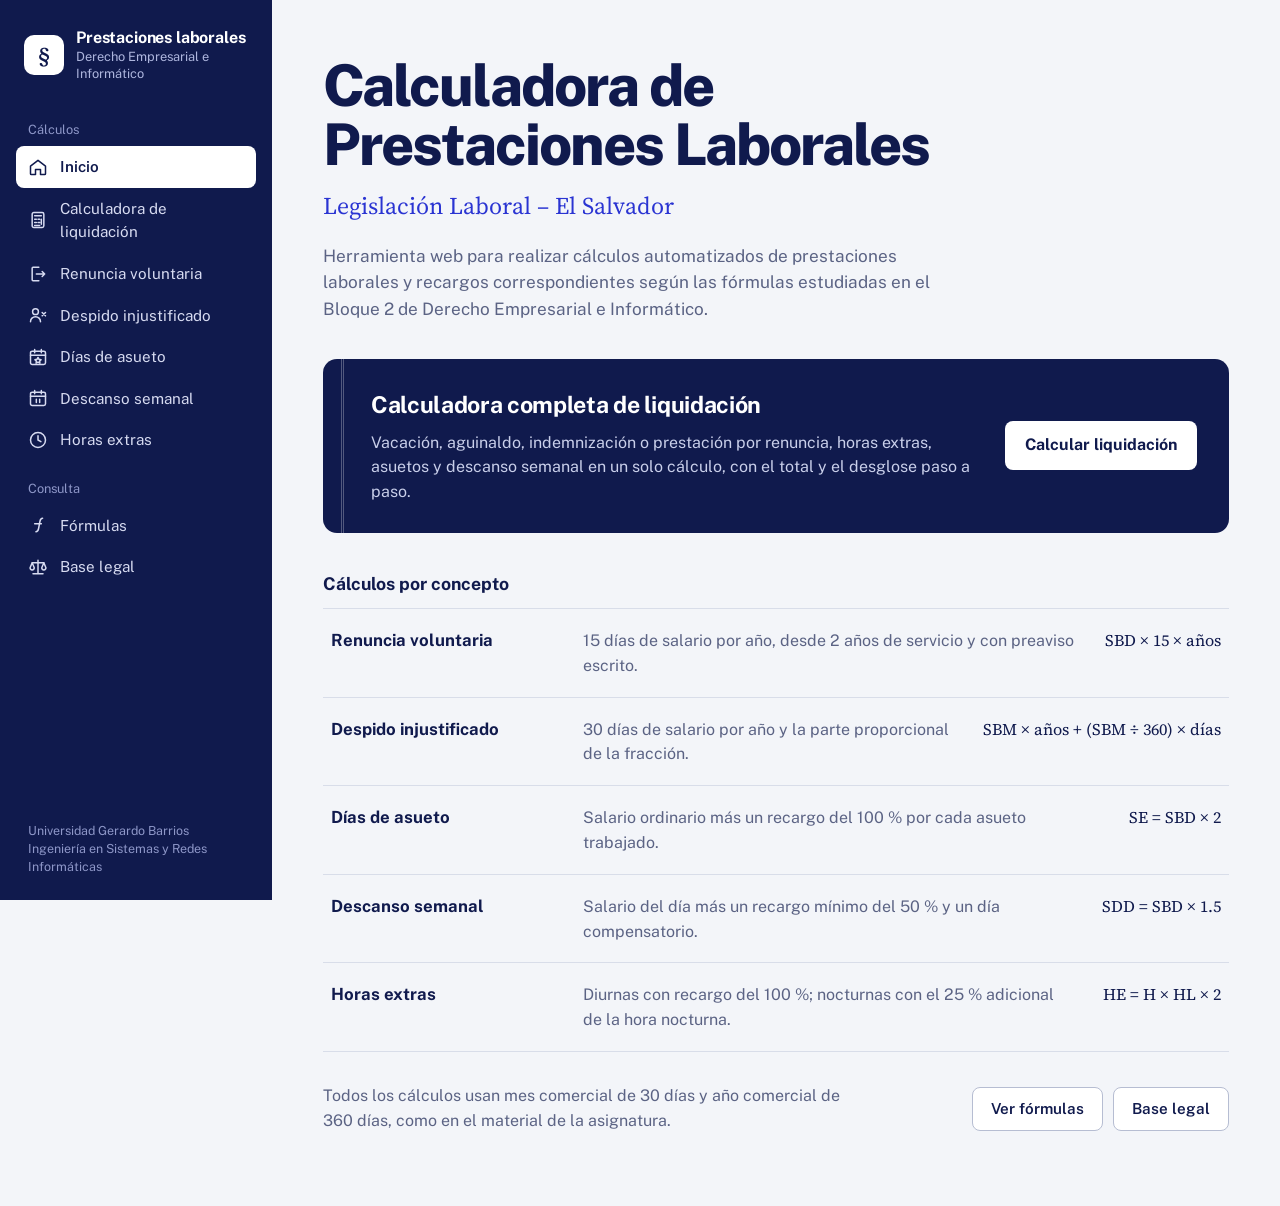
<file: index.html>
<!DOCTYPE html>
<html lang="es">
<head>
  <meta charset="UTF-8">
  <meta name="viewport" content="width=device-width, initial-scale=1, viewport-fit=cover">
  <meta name="description" content="Calculadora de prestaciones laborales y recargos según la legislación laboral de El Salvador: renuncia voluntaria, despido injustificado, vacación, aguinaldo, horas extras, asuetos y descanso semanal.">
  <meta name="theme-color" content="#101A4D">
  <title>Calculadora de Prestaciones Laborales | El Salvador</title>
  <link rel="icon" href="data:image/svg+xml,%3Csvg xmlns='http://www.w3.org/2000/svg' viewBox='0 0 64 64'%3E%3Crect width='64' height='64' rx='14' fill='%23101A4D'/%3E%3Ctext x='32' y='45' font-family='Georgia,serif' font-size='38' fill='%23fff' text-anchor='middle'%3E%C2%A7%3C/text%3E%3C/svg%3E">
  <link rel="preconnect" href="https://fonts.googleapis.com">
  <link rel="preconnect" href="https://fonts.gstatic.com" crossorigin>
  <link href="https://fonts.googleapis.com/css2?family=Public+Sans:wght@400;500;600;700;800&family=Source+Serif+4:opsz,wght@8..60,400;8..60,600&display=swap" rel="stylesheet">
  <link rel="stylesheet" href="estilos.css">
</head>
<body>
  <a class="saltar" href="#contenido" data-saltar>Saltar al contenido</a>

  <header class="barra-movil no-imprimir">
    <a class="marca marca--movil" href="#inicio">
      <span class="marca__sello" aria-hidden="true">§</span>
      <span class="marca__nombre">Prestaciones laborales</span>
    </a>
    <button class="boton-menu" type="button" aria-controls="menu" aria-expanded="false" data-menu>
      <svg class="ico" viewBox="0 0 24 24" aria-hidden="true"><path d="M4 7h16M4 12h16M4 17h16"/></svg>
      <span>Menú</span>
    </button>
  </header>

  <div class="velo no-imprimir" data-cerrar-menu></div>

  <div class="app">
    <nav class="lateral no-imprimir" id="menu" aria-label="Secciones de la aplicación">
      <a class="marca" href="#inicio">
        <span class="marca__sello" aria-hidden="true">§</span>
        <span>
          <span class="marca__nombre">Prestaciones laborales</span>
          <span class="marca__materia">Derecho Empresarial e Informático</span>
        </span>
      </a>

      <p class="lateral__grupo" id="grupo-calculos">Cálculos</p>
      <ul class="menu" aria-labelledby="grupo-calculos">
        <li><a href="#inicio"><svg class="ico" viewBox="0 0 24 24" aria-hidden="true"><path d="M3 11l9-7 9 7v9a1 1 0 0 1-1 1h-5v-6H9v6H4a1 1 0 0 1-1-1z"/></svg>Inicio</a></li>
        <li><a href="#liquidacion"><svg class="ico" viewBox="0 0 24 24" aria-hidden="true"><rect x="5" y="3" width="14" height="18" rx="2"/><path d="M8 7h8M8 11h2M12 11h2M16 11v6M8 15h2M12 15h2M8 18.5h6"/></svg>Calculadora de liquidación</a></li>
        <li><a href="#renuncia"><svg class="ico" viewBox="0 0 24 24" aria-hidden="true"><path d="M13 4H6a1 1 0 0 0-1 1v14a1 1 0 0 0 1 1h7"/><path d="M10 12h10M17 9l3 3-3 3"/></svg>Renuncia voluntaria</a></li>
        <li><a href="#despido"><svg class="ico" viewBox="0 0 24 24" aria-hidden="true"><circle cx="9" cy="8" r="3.5"/><path d="M3 20a6 6 0 0 1 12 0"/><path d="M17 9l4 4M21 9l-4 4"/></svg>Despido injustificado</a></li>
        <li><a href="#asueto"><svg class="ico" viewBox="0 0 24 24" aria-hidden="true"><rect x="3" y="5" width="18" height="16" rx="2"/><path d="M3 10h18M8 3v4M16 3v4"/><path d="M12 12.5l1.2 2.3 2.5.4-1.8 1.7.4 2.5-2.3-1.2-2.3 1.2.4-2.5-1.8-1.7 2.5-.4z"/></svg>Días de asueto</a></li>
        <li><a href="#descanso"><svg class="ico" viewBox="0 0 24 24" aria-hidden="true"><rect x="3" y="5" width="18" height="16" rx="2"/><path d="M3 10h18M8 3v4M16 3v4M10 13.5v4M14 13.5v4"/></svg>Descanso semanal</a></li>
        <li><a href="#horas-extras"><svg class="ico" viewBox="0 0 24 24" aria-hidden="true"><circle cx="12" cy="12" r="9"/><path d="M12 7v5l3.5 2"/></svg>Horas extras</a></li>
      </ul>

      <p class="lateral__grupo" id="grupo-consulta">Consulta</p>
      <ul class="menu" aria-labelledby="grupo-consulta">
        <li><a href="#formulas"><svg class="ico" viewBox="0 0 24 24" aria-hidden="true"><path d="M9.5 20c1.8 0 2.7-1 3.2-3.8l1.6-8.4c.5-2.8 1.4-3.8 3.2-3.8M8 10.5h8"/></svg>Fórmulas</a></li>
        <li><a href="#base-legal"><svg class="ico" viewBox="0 0 24 24" aria-hidden="true"><path d="M12 4v16M6 20h12M5 7h14"/><path d="M5 7l-2.5 6a2.5 2.5 0 0 0 5 0zM19 7l-2.5 6a2.5 2.5 0 0 0 5 0z"/></svg>Base legal</a></li>
      </ul>

      <p class="lateral__pie">Universidad Gerardo Barrios<br>Ingeniería en Sistemas y Redes Informáticas</p>
    </nav>

    <main id="contenido" class="principal" tabindex="-1">
      <div class="solo-impresion encabezado-impresion">
        <p class="encabezado-impresion__titulo">Calculadora de Prestaciones Laborales</p>
        <p>Legislación Laboral – El Salvador. Universidad Gerardo Barrios, Derecho Empresarial e Informático.</p>
      </div>

      <section class="vista vista--inicio" id="vista-inicio" data-vista="inicio" aria-labelledby="titulo-inicio">
        <header class="portada">
          <h1 id="titulo-inicio" tabindex="-1">Calculadora de Prestaciones Laborales</h1>
          <p class="portada__subtitulo">Legislación Laboral – El Salvador</p>
          <p class="portada__texto">Herramienta web para realizar cálculos automatizados de prestaciones laborales y recargos correspondientes según las fórmulas estudiadas en el Bloque 2 de Derecho Empresarial e Informático.</p>
        </header>

        <a class="acceso-principal" href="#liquidacion">
          <span class="acceso-principal__cuerpo">
            <span class="acceso-principal__titulo">Calculadora completa de liquidación</span>
            <span class="acceso-principal__texto">Vacación, aguinaldo, indemnización o prestación por renuncia, horas extras, asuetos y descanso semanal en un solo cálculo, con el total y el desglose paso a paso.</span>
          </span>
          <span class="acceso-principal__accion">Calcular liquidación</span>
        </a>

        <h2 class="inicio__subtitulo">Cálculos por concepto</h2>
        <ul class="accesos">
          <li>
            <a class="acceso" href="#renuncia">
              <span class="acceso__titulo">Renuncia voluntaria</span>
              <span class="acceso__texto">15 días de salario por año, desde 2 años de servicio y con preaviso escrito.</span>
              <span class="acceso__formula">SBD × 15 × años</span>
            </a>
          </li>
          <li>
            <a class="acceso" href="#despido">
              <span class="acceso__titulo">Despido injustificado</span>
              <span class="acceso__texto">30 días de salario por año y la parte proporcional de la fracción.</span>
              <span class="acceso__formula">SBM × años + (SBM ÷ 360) × días</span>
            </a>
          </li>
          <li>
            <a class="acceso" href="#asueto">
              <span class="acceso__titulo">Días de asueto</span>
              <span class="acceso__texto">Salario ordinario más un recargo del 100 % por cada asueto trabajado.</span>
              <span class="acceso__formula">SE = SBD × 2</span>
            </a>
          </li>
          <li>
            <a class="acceso" href="#descanso">
              <span class="acceso__titulo">Descanso semanal</span>
              <span class="acceso__texto">Salario del día más un recargo mínimo del 50 % y un día compensatorio.</span>
              <span class="acceso__formula">SDD = SBD × 1.5</span>
            </a>
          </li>
          <li>
            <a class="acceso" href="#horas-extras">
              <span class="acceso__titulo">Horas extras</span>
              <span class="acceso__texto">Diurnas con recargo del 100 %; nocturnas con el 25 % adicional de la hora nocturna.</span>
              <span class="acceso__formula">HE = H × HL × 2</span>
            </a>
          </li>
        </ul>

        <div class="inicio__consulta">
          <p>Todos los cálculos usan mes comercial de 30 días y año comercial de 360 días, como en el material de la asignatura.</p>
          <div class="inicio__enlaces">
            <a class="boton boton--secundario" href="#formulas">Ver fórmulas</a>
            <a class="boton boton--secundario" href="#base-legal">Base legal</a>
          </div>
        </div>
      </section>

      <section class="vista" id="vista-liquidacion" data-vista="liquidacion" aria-labelledby="titulo-liquidacion" hidden>
        <header class="cabecera">
          <a class="volver no-imprimir" href="#inicio">Volver al inicio</a>
          <h1 id="titulo-liquidacion" tabindex="-1">Calculadora de liquidación</h1>
          <p class="cabecera__texto">Complete los tres bloques. Los conceptos que no correspondan se marcan como «No aplica» y suman $0.00.</p>
        </header>

        <div class="modulo modulo--ancho">
          <form class="formulario" id="form-liquidacion" novalidate>
            <div class="formulario__atajo">
              <button type="button" class="boton boton--texto" data-ejemplo>Cargar el caso del material (Roberto Herrera)</button>
            </div>

            <fieldset class="bloque">
              <legend><span class="bloque__numero">1</span>Datos financieros y antigüedad</legend>

              <div class="campo">
                <label for="liq-salario">Salario mensual</label>
                <div class="entrada entrada--dinero"><span aria-hidden="true">$</span><input id="liq-salario" name="salario" type="text" inputmode="decimal" autocomplete="off" required data-tipo="dinero" data-min="0.01" data-max="1000000" data-msg="Ingrese un salario válido." placeholder="600.00"></div>
                <p class="error" id="liq-salario-error" hidden></p>
              </div>

              <div class="campo">
                <span class="campo__etiqueta" id="liq-modo-etiqueta">¿Cómo quiere indicar la antigüedad?</span>
                <div class="segmentado" role="radiogroup" aria-labelledby="liq-modo-etiqueta">
                  <input type="radio" id="liq-modo-fechas" name="modo" value="fechas" checked>
                  <label for="liq-modo-fechas">Con fechas</label>
                  <input type="radio" id="liq-modo-manual" name="modo" value="manual">
                  <label for="liq-modo-manual">Con años y meses</label>
                </div>
              </div>

              <div class="subgrupo" data-mostrar-si="modo=fechas">
                <div class="fila-campos">
                  <div class="campo">
                    <label for="liq-inicio">Fecha de inicio</label>
                    <input class="entrada-simple" id="liq-inicio" name="fechaInicio" type="date" required data-tipo="fecha" data-msg-vacio="Ingrese la fecha de inicio de la relación laboral.">
                    <p class="error" id="liq-inicio-error" hidden></p>
                  </div>
                  <div class="campo">
                    <label for="liq-fin">Último día laborado</label>
                    <input class="entrada-simple" id="liq-fin" name="fechaFin" type="date" required data-tipo="fecha" data-msg-vacio="Ingrese el último día laborado.">
                    <p class="error" id="liq-fin-error" hidden></p>
                  </div>
                </div>
                <p class="calculado" id="liq-antiguedad" aria-live="polite" hidden></p>
                <div class="campo">
                  <label for="liq-vacaciones">Inicio de sus últimas vacaciones</label>
                  <input class="entrada-simple" id="liq-vacaciones" name="ultimaVacacion" type="date" data-tipo="fecha">
                  <p class="ayuda" id="liq-vacaciones-ayuda">Sirve para saber si las vacaciones del último año completo ya se gozaron o se deben pagar completas.</p>
                  <label class="casilla"><input type="checkbox" name="sinVacaciones" id="liq-sin-vacaciones"> No ha gozado vacaciones con este patrono</label>
                  <p class="error" id="liq-vacaciones-error" hidden></p>
                </div>
              </div>

              <div class="subgrupo" data-mostrar-si="modo=manual" hidden>
                <div class="fila-campos fila-campos--tres">
                  <div class="campo">
                    <label for="liq-anios">Años laborados</label>
                    <input class="entrada-simple" id="liq-anios" name="anios" type="text" inputmode="numeric" autocomplete="off" required data-tipo="entero" data-min="0" data-max="60" data-msg="Ingrese los años laborados (número entero de 0 a 60)." placeholder="0">
                    <p class="error" id="liq-anios-error" hidden></p>
                  </div>
                  <div class="campo">
                    <label for="liq-meses">Meses laborados</label>
                    <input class="entrada-simple" id="liq-meses" name="meses" type="text" inputmode="numeric" autocomplete="off" required data-tipo="entero" data-min="0" data-max="11" data-msg="Los meses deben estar entre 0 y 11." placeholder="0">
                    <p class="error" id="liq-meses-error" hidden></p>
                  </div>
                  <div class="campo">
                    <label for="liq-dias">Días laborados</label>
                    <input class="entrada-simple" id="liq-dias" name="dias" type="text" inputmode="numeric" autocomplete="off" data-tipo="entero" data-min="0" data-max="29" data-msg="Los días deben estar entre 0 y 29." placeholder="0">
                    <p class="error" id="liq-dias-error" hidden></p>
                  </div>
                </div>
                <div class="campo">
                  <label for="liq-vac-pendiente">¿Tiene pendientes de gozar las vacaciones del último año completo?</label>
                  <select class="entrada-simple" id="liq-vac-pendiente" name="vacacionPendiente">
                    <option value="no">No, ya las gozó</option>
                    <option value="si">Sí, están pendientes</option>
                  </select>
                </div>
                <div class="campo">
                  <label for="liq-dias-aguinaldo">Días laborados desde el 12 de diciembre anterior</label>
                  <input class="entrada-simple" id="liq-dias-aguinaldo" name="diasAguinaldo" type="text" inputmode="numeric" autocomplete="off" required data-tipo="entero" data-min="0" data-max="360" data-msg="Ingrese los días para el aguinaldo (número entero de 0 a 360)." placeholder="0" aria-describedby="liq-dias-aguinaldo-ayuda">
                  <p class="ayuda" id="liq-dias-aguinaldo-ayuda">Meses completos × 30 más los días sueltos. Si ingresó después del 12 de diciembre, cuente desde su fecha de ingreso.</p>
                  <p class="error" id="liq-dias-aguinaldo-error" hidden></p>
                </div>
                <label class="casilla"><input type="checkbox" name="aguinaldoCompleto" id="liq-ag-completo"> La relación termina entre el 1 de octubre y el 11 de diciembre (desde 2026): pagar aguinaldo completo</label>
              </div>

              <div class="campo">
                <label for="liq-minimo">Salario mínimo del sector</label>
                <div class="entrada entrada--dinero"><span aria-hidden="true">$</span><input id="liq-minimo" name="salarioMinimo" type="text" inputmode="decimal" autocomplete="off" required data-tipo="dinero" data-min="1" data-max="100000" data-msg="Ingrese un salario mínimo válido." value="408.80"></div>
                <p class="ayuda">Comercio, industria y servicios, vigente desde el 1 de junio de 2025. Se usa para los topes de renuncia (2 veces) y despido (4 veces).</p>
                <p class="error" id="liq-minimo-error" hidden></p>
              </div>
            </fieldset>

            <fieldset class="bloque">
              <legend><span class="bloque__numero">2</span>Causa de finalización de la relación laboral</legend>
              <div class="opciones-causa" role="radiogroup" aria-labelledby="liq-causa-etiqueta">
                <span class="campo__etiqueta" id="liq-causa-etiqueta">Tipo de cierre</span>
                <input type="radio" id="liq-causa-despido" name="causa" value="despido">
                <label for="liq-causa-despido"><strong>Despido injustificado</strong><span>Indemnización de 30 días de salario por año de servicio.</span></label>
                <input type="radio" id="liq-causa-renuncia" name="causa" value="renuncia">
                <label for="liq-causa-renuncia"><strong>Renuncia voluntaria</strong><span>Prestación de 15 días de salario por año, desde 2 años.</span></label>
              </div>
              <p class="error" id="form-liquidacion-causa-error" hidden></p>

              <div class="campo" data-mostrar-si="causa=renuncia" hidden>
                <span class="campo__etiqueta" id="liq-preaviso-etiqueta">¿Informó la renuncia al patrono por escrito, con el preaviso requerido?</span>
                <div class="segmentado" role="radiogroup" aria-labelledby="liq-preaviso-etiqueta">
                  <input type="radio" id="liq-preaviso-si" name="preaviso" value="si">
                  <label for="liq-preaviso-si">Sí</label>
                  <input type="radio" id="liq-preaviso-no" name="preaviso" value="no">
                  <label for="liq-preaviso-no">No</label>
                </div>
                <p class="ayuda">15 días de anticipación; 30 días en cargos de dirección, jefatura o trabajo especializado.</p>
                <p class="error" id="form-liquidacion-preaviso-error" hidden></p>
              </div>
            </fieldset>

            <fieldset class="bloque">
              <legend><span class="bloque__numero">3</span>Jornadas extraordinarias y días especiales</legend>
              <p class="bloque__texto">Acumulados en el período a calcular y todavía no pagados.</p>

              <div class="concepto">
                <div class="concepto__cabecera">
                  <span class="campo__etiqueta" id="liq-hed-etiqueta">Horas extras diurnas</span>
                  <div class="segmentado segmentado--compacto" role="radiogroup" aria-labelledby="liq-hed-etiqueta">
                    <input type="radio" id="liq-hed-si" name="aplicaHed" value="si"><label for="liq-hed-si">Aplica</label>
                    <input type="radio" id="liq-hed-no" name="aplicaHed" value="no" checked><label for="liq-hed-no">No aplica</label>
                  </div>
                </div>
                <div class="campo" data-mostrar-si="aplicaHed=si" hidden>
                  <label for="liq-hed" class="visualmente-oculto">Total de horas extras diurnas</label>
                  <div class="entrada entrada--sufijo"><input id="liq-hed" name="horasDiurnas" type="text" inputmode="decimal" autocomplete="off" required data-tipo="decimal" data-min="0.01" data-max="2000" data-msg="Ingrese las horas extras diurnas (mayor que 0, hasta 2 decimales)." placeholder="0"><span aria-hidden="true">horas</span></div>
                  <p class="error" id="liq-hed-error" hidden></p>
                </div>
              </div>

              <div class="concepto">
                <div class="concepto__cabecera">
                  <span class="campo__etiqueta" id="liq-hen-etiqueta">Horas extras nocturnas <small>(7:00 p. m. a 6:00 a. m.)</small></span>
                  <div class="segmentado segmentado--compacto" role="radiogroup" aria-labelledby="liq-hen-etiqueta">
                    <input type="radio" id="liq-hen-si" name="aplicaHen" value="si"><label for="liq-hen-si">Aplica</label>
                    <input type="radio" id="liq-hen-no" name="aplicaHen" value="no" checked><label for="liq-hen-no">No aplica</label>
                  </div>
                </div>
                <div class="campo" data-mostrar-si="aplicaHen=si" hidden>
                  <label for="liq-hen" class="visualmente-oculto">Total de horas extras nocturnas</label>
                  <div class="entrada entrada--sufijo"><input id="liq-hen" name="horasNocturnas" type="text" inputmode="decimal" autocomplete="off" required data-tipo="decimal" data-min="0.01" data-max="2000" data-msg="Ingrese las horas extras nocturnas (mayor que 0, hasta 2 decimales)." placeholder="0"><span aria-hidden="true">horas</span></div>
                  <p class="error" id="liq-hen-error" hidden></p>
                </div>
              </div>

              <div class="concepto concepto--auxiliar">
                <div class="campo">
                  <label for="liq-jornada">Horas de la jornada ordinaria</label>
                  <div class="entrada entrada--sufijo entrada--corta"><input id="liq-jornada" name="horasJornada" type="text" inputmode="decimal" autocomplete="off" required data-tipo="decimal" data-min="1" data-max="12" data-msg="La jornada debe estar entre 1 y 12 horas." value="8"><span aria-hidden="true">horas</span></div>
                  <p class="ayuda">Para obtener el valor de la hora ordinaria: salario diario ÷ horas de la jornada.</p>
                  <p class="error" id="liq-jornada-error" hidden></p>
                </div>
                <button type="button" class="boton boton--secundario" data-abrir-horas data-objetivo-diurnas="liq-hed" data-objetivo-nocturnas="liq-hen" data-aplica-diurnas="aplicaHed" data-aplica-nocturnas="aplicaHen">Registrar horas por fecha y hora</button>
              </div>

              <div class="concepto">
                <div class="concepto__cabecera">
                  <span class="campo__etiqueta" id="liq-asu-etiqueta">Días de asueto laborados</span>
                  <div class="segmentado segmentado--compacto" role="radiogroup" aria-labelledby="liq-asu-etiqueta">
                    <input type="radio" id="liq-asu-si" name="aplicaAsueto" value="si"><label for="liq-asu-si">Aplica</label>
                    <input type="radio" id="liq-asu-no" name="aplicaAsueto" value="no" checked><label for="liq-asu-no">No aplica</label>
                  </div>
                </div>
                <div class="campo" data-mostrar-si="aplicaAsueto=si" hidden>
                  <label for="liq-asueto" class="visualmente-oculto">Cantidad de días de asueto laborados</label>
                  <div class="con-accion">
                    <div class="entrada entrada--sufijo"><input id="liq-asueto" name="diasAsueto" type="text" inputmode="numeric" autocomplete="off" required data-tipo="entero" data-min="1" data-max="365" data-msg="Ingrese los días de asueto laborados (número entero, 1 o más)." placeholder="0"><span aria-hidden="true">días</span></div>
                    <button type="button" class="boton boton--secundario" data-abrir-asuetos="liq-asueto">Elegir de la lista</button>
                  </div>
                  <p class="error" id="liq-asueto-error" hidden></p>
                </div>
              </div>

              <div class="concepto">
                <div class="concepto__cabecera">
                  <span class="campo__etiqueta" id="liq-des-etiqueta">Días de descanso semanal laborados</span>
                  <div class="segmentado segmentado--compacto" role="radiogroup" aria-labelledby="liq-des-etiqueta">
                    <input type="radio" id="liq-des-si" name="aplicaDescanso" value="si"><label for="liq-des-si">Aplica</label>
                    <input type="radio" id="liq-des-no" name="aplicaDescanso" value="no" checked><label for="liq-des-no">No aplica</label>
                  </div>
                </div>
                <div class="campo" data-mostrar-si="aplicaDescanso=si" hidden>
                  <label for="liq-descanso" class="visualmente-oculto">Cantidad de días de descanso semanal laborados</label>
                  <div class="entrada entrada--sufijo"><input id="liq-descanso" name="diasDescanso" type="text" inputmode="numeric" autocomplete="off" required data-tipo="entero" data-min="1" data-max="365" data-msg="Ingrese los días de descanso laborados (número entero, 1 o más)." placeholder="0"><span aria-hidden="true">días</span></div>
                  <p class="error" id="liq-descanso-error" hidden></p>
                </div>
              </div>
            </fieldset>

            <details class="opciones">
              <summary>Opciones de cálculo</summary>
              <div class="opciones__cuerpo">
                <div class="campo">
                  <span class="campo__etiqueta" id="liq-precision-etiqueta">Precisión de vacación y aguinaldo proporcional</span>
                  <div class="segmentado" role="radiogroup" aria-labelledby="liq-precision-etiqueta">
                    <input type="radio" id="liq-precision-exacta" name="modoRedondeo" value="exacto" checked><label for="liq-precision-exacta">Exacta</label>
                    <input type="radio" id="liq-precision-material" name="modoRedondeo" value="material"><label for="liq-precision-material">Como el material</label>
                  </div>
                  <p class="ayuda">«Como el material» trunca los factores diarios a 3 decimales, igual que el caso Roberto Herrera ($4,647.31).</p>
                </div>
                <label class="casilla"><input type="checkbox" name="aplicarReforma" checked> Aplicar la reforma de septiembre de 2026: aguinaldo completo si la relación termina entre el 1 de octubre y el 11 de diciembre</label>
                <label class="casilla"><input type="checkbox" name="descuentos" id="liq-descuentos" checked> Restar AFP e ISSS (indicación de clase)</label>
                <div class="subgrupo" data-mostrar-si="descuentos=on">
                  <div class="fila-campos">
                    <div class="campo">
                      <label for="liq-afp">AFP</label>
                      <div class="entrada entrada--sufijo entrada--corta"><input id="liq-afp" name="tasaAFP" type="text" inputmode="decimal" autocomplete="off" required data-tipo="decimal" data-min="0" data-max="100" data-msg="Ingrese un porcentaje de AFP entre 0 y 100." value="7.25"><span aria-hidden="true">%</span></div>
                      <p class="error" id="liq-afp-error" hidden></p>
                    </div>
                    <div class="campo">
                      <label for="liq-isss">ISSS</label>
                      <div class="entrada entrada--sufijo entrada--corta"><input id="liq-isss" name="tasaISSS" type="text" inputmode="decimal" autocomplete="off" required data-tipo="decimal" data-min="0" data-max="100" data-msg="Ingrese un porcentaje de ISSS entre 0 y 100." value="3"><span aria-hidden="true">%</span></div>
                      <p class="error" id="liq-isss-error" hidden></p>
                    </div>
                  </div>
                  <div class="campo">
                    <label for="liq-base-desc">Aplicar los descuentos sobre</label>
                    <select class="entrada-simple" id="liq-base-desc" name="baseDescuento">
                      <option value="indemnizacion">La indemnización o prestación por renuncia</option>
                      <option value="total">El total de la liquidación</option>
                    </select>
                  </div>
                </div>
              </div>
            </details>

            <div class="acciones">
              <button type="submit" class="boton boton--primario">Calcular liquidación</button>
              <button type="reset" class="boton boton--secundario">Limpiar formulario</button>
              <button type="button" class="boton boton--texto" data-abrir-formulas="sbd,rv,vp,pa,ap,despido,renuncia,he,hen,se,sdd,total,descuentos">Ver fórmulas</button>
              <a class="boton boton--texto" href="#base-legal">Base legal</a>
            </div>
          </form>

          <div class="resultado" id="res-liquidacion" aria-live="polite">
            <div class="vacio">
              <p class="vacio__titulo">La liquidación aparecerá aquí</p>
              <p>Complete los tres bloques y pulse «Calcular liquidación» para ver cada concepto, el total y cómo se calculó.</p>
            </div>
          </div>
        </div>
      </section>

      <section class="vista" id="vista-renuncia" data-vista="renuncia" aria-labelledby="titulo-renuncia" hidden>
        <header class="cabecera">
          <a class="volver no-imprimir" href="#inicio">Volver al inicio</a>
          <h1 id="titulo-renuncia" tabindex="-1">Renuncia voluntaria</h1>
          <p class="cabecera__texto">Prestación económica de la Ley Reguladora de la Prestación Económica por Renuncia Voluntaria (2014), Arts. 2 y 4.</p>
        </header>
        <div class="modulo">
          <form class="formulario" id="form-renuncia" novalidate>
            <fieldset class="bloque">
              <legend>Datos del trabajador</legend>
              <div class="campo">
                <label for="ren-salario">Salario mensual</label>
                <div class="entrada entrada--dinero"><span aria-hidden="true">$</span><input id="ren-salario" name="salario" type="text" inputmode="decimal" autocomplete="off" required data-tipo="dinero" data-min="0.01" data-max="1000000" data-msg="Ingrese un salario válido." placeholder="600.00"></div>
                <p class="error" id="ren-salario-error" hidden></p>
              </div>
              <div class="fila-campos">
                <div class="campo">
                  <label for="ren-anios">Años laborados</label>
                  <input class="entrada-simple" id="ren-anios" name="anios" type="text" inputmode="numeric" autocomplete="off" required data-tipo="entero" data-min="0" data-max="60" data-msg="Ingrese los años laborados (número entero de 0 a 60)." placeholder="0">
                  <p class="error" id="ren-anios-error" hidden></p>
                </div>
                <div class="campo">
                  <label for="ren-meses">Meses laborados</label>
                  <input class="entrada-simple" id="ren-meses" name="meses" type="text" inputmode="numeric" autocomplete="off" data-tipo="entero" data-min="0" data-max="11" data-msg="Los meses deben estar entre 0 y 11." placeholder="0">
                  <p class="error" id="ren-meses-error" hidden></p>
                </div>
              </div>
              <div class="campo">
                <span class="campo__etiqueta" id="ren-preaviso-etiqueta">¿Informó la renuncia al patrono por escrito, con el preaviso requerido?</span>
                <div class="segmentado" role="radiogroup" aria-labelledby="ren-preaviso-etiqueta">
                  <input type="radio" id="ren-preaviso-si" name="preaviso" value="si"><label for="ren-preaviso-si">Sí</label>
                  <input type="radio" id="ren-preaviso-no" name="preaviso" value="no"><label for="ren-preaviso-no">No</label>
                </div>
                <p class="ayuda">15 días de anticipación; 30 días en cargos de dirección, jefatura o trabajo especializado.</p>
                <p class="error" id="form-renuncia-preaviso-error" hidden></p>
              </div>
              <div class="campo">
                <label for="ren-minimo">Salario mínimo del sector</label>
                <div class="entrada entrada--dinero"><span aria-hidden="true">$</span><input id="ren-minimo" name="salarioMinimo" type="text" inputmode="decimal" autocomplete="off" required data-tipo="dinero" data-min="1" data-max="100000" data-msg="Ingrese un salario mínimo válido." value="408.80"></div>
                <p class="ayuda">Ningún salario se considera mayor a 2 veces este valor.</p>
                <p class="error" id="ren-minimo-error" hidden></p>
              </div>
            </fieldset>
            <div class="acciones">
              <button type="submit" class="boton boton--primario">Calcular</button>
              <button type="reset" class="boton boton--secundario">Limpiar formulario</button>
              <button type="button" class="boton boton--texto" data-abrir-formulas="sbd,renuncia">Ver fórmulas</button>
              <a class="boton boton--texto" href="#base-legal">Base legal</a>
            </div>
          </form>
          <div class="resultado" id="res-renuncia" aria-live="polite">
            <div class="vacio">
              <p class="vacio__titulo">Sin cálculo todavía</p>
              <p>Ingrese el salario, la antigüedad y si presentó el preaviso. Se verificarán los requisitos y se mostrará cada operación.</p>
            </div>
          </div>
        </div>
      </section>

      <section class="vista" id="vista-despido" data-vista="despido" aria-labelledby="titulo-despido" hidden>
        <header class="cabecera">
          <a class="volver no-imprimir" href="#inicio">Volver al inicio</a>
          <h1 id="titulo-despido" tabindex="-1">Despido injustificado</h1>
          <p class="cabecera__texto">Indemnización del Art. 58 del Código de Trabajo: 30 días de salario básico por cada año de servicio y proporcionalmente por las fracciones de año.</p>
        </header>
        <div class="modulo">
          <form class="formulario" id="form-despido" novalidate>
            <fieldset class="bloque">
              <legend>Datos del trabajador</legend>
              <div class="campo">
                <label for="des-salario">Salario mensual</label>
                <div class="entrada entrada--dinero"><span aria-hidden="true">$</span><input id="des-salario" name="salario" type="text" inputmode="decimal" autocomplete="off" required data-tipo="dinero" data-min="0.01" data-max="1000000" data-msg="Ingrese un salario válido." placeholder="600.00"></div>
                <p class="error" id="des-salario-error" hidden></p>
              </div>
              <div class="fila-campos fila-campos--tres">
                <div class="campo">
                  <label for="des-anios">Años laborados</label>
                  <input class="entrada-simple" id="des-anios" name="anios" type="text" inputmode="numeric" autocomplete="off" required data-tipo="entero" data-min="0" data-max="60" data-msg="Ingrese los años laborados (número entero de 0 a 60)." placeholder="0">
                  <p class="error" id="des-anios-error" hidden></p>
                </div>
                <div class="campo">
                  <label for="des-meses">Meses laborados</label>
                  <input class="entrada-simple" id="des-meses" name="meses" type="text" inputmode="numeric" autocomplete="off" required data-tipo="entero" data-min="0" data-max="11" data-msg="Los meses deben estar entre 0 y 11." placeholder="0">
                  <p class="error" id="des-meses-error" hidden></p>
                </div>
                <div class="campo">
                  <label for="des-dias">Días laborados</label>
                  <input class="entrada-simple" id="des-dias" name="dias" type="text" inputmode="numeric" autocomplete="off" data-tipo="entero" data-min="0" data-max="29" data-msg="Los días deben estar entre 0 y 29." placeholder="0">
                  <p class="error" id="des-dias-error" hidden></p>
                </div>
              </div>
              <div class="campo">
                <label for="des-minimo">Salario mínimo legal vigente</label>
                <div class="entrada entrada--dinero"><span aria-hidden="true">$</span><input id="des-minimo" name="salarioMinimo" type="text" inputmode="decimal" autocomplete="off" required data-tipo="dinero" data-min="1" data-max="100000" data-msg="Ingrese un salario mínimo válido." value="408.80"></div>
                <p class="ayuda">Ningún salario se considera mayor a 4 veces este valor.</p>
                <p class="error" id="des-minimo-error" hidden></p>
              </div>
              <label class="casilla"><input type="checkbox" name="descuentos" checked> Restar AFP (7.25 %) e ISSS (3 %) a la indemnización (indicación de clase)</label>
            </fieldset>
            <div class="acciones">
              <button type="submit" class="boton boton--primario">Calcular</button>
              <button type="reset" class="boton boton--secundario">Limpiar formulario</button>
              <button type="button" class="boton boton--texto" data-abrir-formulas="sbd,despido,descuentos">Ver fórmulas</button>
              <a class="boton boton--texto" href="#base-legal">Base legal</a>
            </div>
          </form>
          <div class="resultado" id="res-despido" aria-live="polite">
            <div class="vacio">
              <p class="vacio__titulo">Sin cálculo todavía</p>
              <p>Ingrese el salario y el tiempo de servicio. Se mostrarán los años completos, la conversión de meses a días y la parte proporcional.</p>
            </div>
          </div>
        </div>
      </section>

      <section class="vista" id="vista-asueto" data-vista="asueto" aria-labelledby="titulo-asueto" hidden>
        <header class="cabecera">
          <a class="volver no-imprimir" href="#inicio">Volver al inicio</a>
          <h1 id="titulo-asueto" tabindex="-1">Días de asueto laborados</h1>
          <p class="cabecera__texto">Trabajar en un día de asueto genera el salario ordinario más un recargo del 100 %.</p>
        </header>
        <div class="modulo">
          <form class="formulario" id="form-asueto" novalidate>
            <fieldset class="bloque">
              <legend>Datos del cálculo</legend>
              <div class="campo">
                <label for="asu-salario">Salario mensual</label>
                <div class="entrada entrada--dinero"><span aria-hidden="true">$</span><input id="asu-salario" name="salario" type="text" inputmode="decimal" autocomplete="off" required data-tipo="dinero" data-min="0.01" data-max="1000000" data-msg="Ingrese un salario válido." placeholder="600.00"></div>
                <p class="error" id="asu-salario-error" hidden></p>
              </div>
              <div class="campo">
                <label for="asu-dias">Días de asueto trabajados</label>
                <div class="con-accion">
                  <div class="entrada entrada--sufijo"><input id="asu-dias" name="dias" type="text" inputmode="numeric" autocomplete="off" required data-tipo="entero" data-min="1" data-max="365" data-msg="Ingrese los días de asueto trabajados (número entero, 1 o más)." placeholder="0"><span aria-hidden="true">días</span></div>
                  <button type="button" class="boton boton--secundario" data-abrir-asuetos="asu-dias">Elegir de la lista</button>
                </div>
                <p class="error" id="asu-dias-error" hidden></p>
              </div>
            </fieldset>
            <div class="acciones">
              <button type="submit" class="boton boton--primario">Calcular</button>
              <button type="reset" class="boton boton--secundario">Limpiar formulario</button>
              <button type="button" class="boton boton--texto" data-abrir-formulas="sbd,se">Ver fórmulas</button>
              <a class="boton boton--texto" href="#base-legal">Base legal</a>
            </div>
          </form>
          <div class="resultado" id="res-asueto" aria-live="polite">
            <div class="vacio">
              <p class="vacio__titulo">Sin cálculo todavía</p>
              <p>Indique el salario y cuántos asuetos trabajó, o elíjalos de la lista oficial de asuetos.</p>
            </div>
          </div>
        </div>
      </section>

      <section class="vista" id="vista-descanso" data-vista="descanso" aria-labelledby="titulo-descanso" hidden>
        <header class="cabecera">
          <a class="volver no-imprimir" href="#inicio">Volver al inicio</a>
          <h1 id="titulo-descanso" tabindex="-1">Días de descanso semanal laborados</h1>
          <p class="cabecera__texto">Trabajar el día de descanso semanal da derecho al salario de ese día más un recargo mínimo del 50 %.</p>
        </header>
        <div class="modulo">
          <form class="formulario" id="form-descanso" novalidate>
            <fieldset class="bloque">
              <legend>Datos del cálculo</legend>
              <div class="campo">
                <label for="dsc-salario">Salario mensual</label>
                <div class="entrada entrada--dinero"><span aria-hidden="true">$</span><input id="dsc-salario" name="salario" type="text" inputmode="decimal" autocomplete="off" required data-tipo="dinero" data-min="0.01" data-max="1000000" data-msg="Ingrese un salario válido." placeholder="450.00"></div>
                <p class="error" id="dsc-salario-error" hidden></p>
              </div>
              <div class="campo">
                <label for="dsc-dias">Días de descanso semanal trabajados</label>
                <div class="entrada entrada--sufijo"><input id="dsc-dias" name="dias" type="text" inputmode="numeric" autocomplete="off" required data-tipo="entero" data-min="1" data-max="365" data-msg="Ingrese los días de descanso trabajados (número entero, 1 o más)." placeholder="0"><span aria-hidden="true">días</span></div>
                <p class="error" id="dsc-dias-error" hidden></p>
              </div>
            </fieldset>
            <div class="acciones">
              <button type="submit" class="boton boton--primario">Calcular</button>
              <button type="reset" class="boton boton--secundario">Limpiar formulario</button>
              <button type="button" class="boton boton--texto" data-abrir-formulas="sbd,sdd">Ver fórmulas</button>
              <a class="boton boton--texto" href="#base-legal">Base legal</a>
            </div>
          </form>
          <div class="resultado" id="res-descanso" aria-live="polite">
            <div class="vacio">
              <p class="vacio__titulo">Sin cálculo todavía</p>
              <p>Indique el salario y cuántos días de descanso semanal trabajó.</p>
            </div>
          </div>
        </div>
      </section>

      <section class="vista" id="vista-horas-extras" data-vista="horas-extras" aria-labelledby="titulo-horas" hidden>
        <header class="cabecera">
          <a class="volver no-imprimir" href="#inicio">Volver al inicio</a>
          <h1 id="titulo-horas" tabindex="-1">Horas extras</h1>
          <p class="cabecera__texto">Las horas extraordinarias llevan un recargo del 100 %. Las nocturnas, entre 7:00 p. m. y 6:00 a. m., parten de una hora con 25 % de recargo.</p>
        </header>
        <div class="modulo">
          <form class="formulario" id="form-horas" novalidate>
            <fieldset class="bloque">
              <legend>Datos del cálculo</legend>
              <div class="campo">
                <label for="hx-salario">Salario mensual</label>
                <div class="entrada entrada--dinero"><span aria-hidden="true">$</span><input id="hx-salario" name="salario" type="text" inputmode="decimal" autocomplete="off" required data-tipo="dinero" data-min="0.01" data-max="1000000" data-msg="Ingrese un salario válido." placeholder="720.00"></div>
                <p class="error" id="hx-salario-error" hidden></p>
              </div>
              <div class="campo">
                <label for="hx-jornada">Horas de la jornada ordinaria</label>
                <div class="entrada entrada--sufijo entrada--corta"><input id="hx-jornada" name="horasJornada" type="text" inputmode="decimal" autocomplete="off" required data-tipo="decimal" data-min="1" data-max="12" data-msg="La jornada debe estar entre 1 y 12 horas." value="8"><span aria-hidden="true">horas</span></div>
                <p class="ayuda">La jornada diurna tiene un máximo de 8 horas diarias (Art. 161).</p>
                <p class="error" id="hx-jornada-error" hidden></p>
              </div>
              <div class="fila-campos">
                <div class="campo">
                  <label for="hx-diurnas">Horas extras diurnas</label>
                  <div class="entrada entrada--sufijo"><input id="hx-diurnas" name="diurnas" type="text" inputmode="decimal" autocomplete="off" data-tipo="decimal" data-min="0" data-max="2000" data-msg="Ingrese las horas diurnas (0 o más, hasta 2 decimales)." placeholder="0"><span aria-hidden="true">horas</span></div>
                  <p class="error" id="hx-diurnas-error" hidden></p>
                </div>
                <div class="campo">
                  <label for="hx-nocturnas">Horas extras nocturnas</label>
                  <div class="entrada entrada--sufijo"><input id="hx-nocturnas" name="nocturnas" type="text" inputmode="decimal" autocomplete="off" data-tipo="decimal" data-min="0" data-max="2000" data-msg="Ingrese las horas nocturnas (0 o más, hasta 2 decimales)." placeholder="0"><span aria-hidden="true">horas</span></div>
                  <p class="error" id="hx-nocturnas-error" hidden></p>
                </div>
              </div>
              <button type="button" class="boton boton--secundario" data-abrir-horas data-objetivo-diurnas="hx-diurnas" data-objetivo-nocturnas="hx-nocturnas">Registrar horas por fecha y hora</button>
            </fieldset>
            <div class="acciones">
              <button type="submit" class="boton boton--primario">Calcular</button>
              <button type="reset" class="boton boton--secundario">Limpiar formulario</button>
              <button type="button" class="boton boton--texto" data-abrir-formulas="sbd,h,he,hn,hen">Ver fórmulas</button>
              <a class="boton boton--texto" href="#base-legal">Base legal</a>
            </div>
          </form>
          <div class="resultado" id="res-horas" aria-live="polite">
            <div class="vacio">
              <p class="vacio__titulo">Sin cálculo todavía</p>
              <p>Ingrese las horas extras diurnas, nocturnas o ambas. También puede registrarlas por fecha y hora para que la aplicación las clasifique.</p>
            </div>
          </div>
        </div>
      </section>

      <section class="vista" id="vista-formulas" data-vista="formulas" aria-labelledby="titulo-formulas" hidden>
        <header class="cabecera">
          <a class="volver no-imprimir" href="#inicio">Volver al inicio</a>
          <h1 id="titulo-formulas" tabindex="-1">Fórmulas</h1>
          <p class="cabecera__texto">Cada fórmula indica de dónde sale: del material de la asignatura, derivada de él, de la clase o de una fuente externa.</p>
        </header>
        <div id="catalogo-formulas"></div>
        <section class="criterios" aria-labelledby="titulo-criterios">
          <h2 id="titulo-criterios">Criterios de cálculo</h2>
          <ul id="lista-criterios"></ul>
        </section>
      </section>

      <section class="vista" id="vista-base-legal" data-vista="base-legal" aria-labelledby="titulo-legal" hidden>
        <header class="cabecera">
          <a class="volver no-imprimir" href="#inicio">Volver al inicio</a>
          <h1 id="titulo-legal" tabindex="-1">Fundamento legal</h1>
          <p class="cabecera__texto">Normas y artículos citados en el material de estudio. Lo que proviene de otra fuente se identifica como tal.</p>
        </header>
        <div id="catalogo-legal"></div>
        <section class="criterios" aria-labelledby="titulo-fuentes">
          <h2 id="titulo-fuentes">Fuentes consultadas</h2>
          <ul id="lista-fuentes"></ul>
        </section>
      </section>
    </main>
  </div>

  <dialog class="dialogo" id="dlg-formulas" aria-labelledby="dlg-formulas-titulo">
    <div class="dialogo__cabecera">
      <h2 id="dlg-formulas-titulo">Fórmulas utilizadas</h2>
      <button type="button" class="dialogo__cerrar" data-cerrar-dialogo aria-label="Cerrar">
        <svg class="ico" viewBox="0 0 24 24" aria-hidden="true"><path d="M6 6l12 12M18 6L6 18"/></svg>
      </button>
    </div>
    <div class="dialogo__cuerpo" id="dlg-formulas-cuerpo"></div>
    <div class="dialogo__pie">
      <a class="boton boton--texto" href="#formulas" data-cerrar-dialogo>Ver todas las fórmulas</a>
      <button type="button" class="boton boton--primario" data-cerrar-dialogo>Cerrar</button>
    </div>
  </dialog>

  <dialog class="dialogo" id="dlg-asuetos" aria-labelledby="dlg-asuetos-titulo">
    <div class="dialogo__cabecera">
      <h2 id="dlg-asuetos-titulo">¿Qué asuetos trabajó?</h2>
      <button type="button" class="dialogo__cerrar" data-cerrar-dialogo aria-label="Cerrar">
        <svg class="ico" viewBox="0 0 24 24" aria-hidden="true"><path d="M6 6l12 12M18 6L6 18"/></svg>
      </button>
    </div>
    <div class="dialogo__cuerpo">
      <p>Marque cada asueto trabajado. Si trabajó el mismo asueto en varios años del período, indique cuántas veces.</p>
      <ul class="asuetos" id="lista-asuetos"></ul>
      <p class="error" id="asuetos-error" hidden></p>
    </div>
    <div class="dialogo__pie">
      <p class="dialogo__resumen" id="asuetos-cuenta" aria-live="polite">0 días seleccionados</p>
      <button type="button" class="boton boton--primario" id="asuetos-aplicar">Usar selección</button>
    </div>
  </dialog>

  <dialog class="dialogo dialogo--ancho" id="dlg-horas" aria-labelledby="dlg-horas-titulo">
    <div class="dialogo__cabecera">
      <h2 id="dlg-horas-titulo">Registrar horas extras no pagadas</h2>
      <button type="button" class="dialogo__cerrar" data-cerrar-dialogo aria-label="Cerrar">
        <svg class="ico" viewBox="0 0 24 24" aria-hidden="true"><path d="M6 6l12 12M18 6L6 18"/></svg>
      </button>
    </div>
    <div class="dialogo__cuerpo">
      <p>Indique cada día con horas extras. La aplicación separa las horas diurnas (6:00 a. m. a 7:00 p. m.) de las nocturnas (7:00 p. m. a 6:00 a. m.). Si la hora final es menor que la inicial, se entiende que terminó al día siguiente.</p>
      <div class="registro" id="registro-horas"></div>
      <button type="button" class="boton boton--secundario" id="horas-agregar">Agregar otro día</button>
      <p class="error" id="horas-error" hidden></p>
    </div>
    <div class="dialogo__pie">
      <p class="dialogo__resumen" id="horas-resumen" aria-live="polite">0 horas diurnas y 0 horas nocturnas</p>
      <button type="button" class="boton boton--primario" id="horas-aplicar">Usar estas horas</button>
    </div>
  </dialog>

  <script src="calculos.js"></script>
  <script src="contenido.js"></script>
  <script src="app.js"></script>
</body>
</html>
</file>
<file: estilos.css>
:root {
  --tinta: #101a4d;
  --texto: #283052;
  --suave: #5b6384;
  --azul: #2a34d2;
  --azul-oscuro: #1d25a3;
  --azul-claro: #e9ebfd;
  --papel: #f3f5f9;
  --hoja: #ffffff;
  --linea: #d8dde9;
  --linea-fuerte: #b6bdd2;
  --verde: #0b7250;
  --verde-claro: #e3f3eb;
  --rojo: #b42318;
  --rojo-claro: #fdecea;
  --ambar: #7a4f00;
  --ambar-claro: #fff4da;
  --radio: 8px;
  --radio-grande: 14px;
  --sombra-hoja: 0 1px 2px rgba(16, 26, 77, 0.06), 0 18px 40px -24px rgba(16, 26, 77, 0.35);
  --fuente: "Public Sans", "Segoe UI", system-ui, -apple-system, Roboto, Arial, sans-serif;
  --serif: "Source Serif 4", Georgia, "Times New Roman", serif;
  --ancho-lateral: 272px;
  box-sizing: border-box;
  padding-top: env(safe-area-inset-top, 0px);
  padding-bottom: env(safe-area-inset-bottom, 0px);
}

*,
*::before,
*::after {
  box-sizing: inherit;
}

html {
  scroll-padding-top: env(safe-area-inset-top, 0px);
  -webkit-text-size-adjust: 100%;
}

body {
  margin: 0;
  background: var(--papel);
  color: var(--texto);
  font-family: var(--fuente);
  font-size: 1rem;
  line-height: 1.55;
}

h1,
h2,
h3 {
  color: var(--tinta);
  line-height: 1.2;
  margin: 0;
}

p {
  margin: 0;
}

a {
  color: var(--azul);
}

button,
input,
select {
  font: inherit;
  color: inherit;
}

:focus-visible {
  outline: 3px solid var(--azul);
  outline-offset: 2px;
}

[hidden] {
  display: none !important;
}

.ico {
  width: 20px;
  height: 20px;
  flex: none;
  fill: none;
  stroke: currentColor;
  stroke-width: 1.8;
  stroke-linecap: round;
  stroke-linejoin: round;
}

.visualmente-oculto {
  position: absolute;
  width: 1px;
  height: 1px;
  overflow: hidden;
  clip: rect(0 0 0 0);
  white-space: nowrap;
}

.saltar {
  position: absolute;
  left: 12px;
  top: -60px;
  z-index: 100;
  background: var(--tinta);
  color: #fff;
  padding: 10px 14px;
  border-radius: var(--radio);
}

.saltar:focus {
  top: 12px;
}

.solo-impresion {
  display: none;
}

.app {
  display: grid;
  grid-template-columns: var(--ancho-lateral) minmax(0, 1fr);
  min-height: 100vh;
}

.lateral {
  position: sticky;
  top: 0;
  height: 100vh;
  overflow-y: auto;
  background: var(--tinta);
  color: #c9cfea;
  padding: 24px 16px;
  display: flex;
  flex-direction: column;
}

.marca {
  display: flex;
  align-items: center;
  gap: 12px;
  text-decoration: none;
  color: #fff;
  padding: 4px 8px 20px;
}

.marca__sello {
  display: grid;
  place-items: center;
  width: 40px;
  height: 40px;
  flex: none;
  border-radius: 10px;
  background: #fff;
  color: var(--tinta);
  font-family: var(--serif);
  font-size: 1.5rem;
  font-weight: 600;
}

.marca__nombre {
  display: block;
  font-weight: 700;
  letter-spacing: -0.01em;
  line-height: 1.2;
}

.marca__materia {
  display: block;
  font-size: 0.8rem;
  color: #aeb6de;
  line-height: 1.3;
  margin-top: 2px;
}

.lateral__grupo {
  font-size: 0.8rem;
  color: #8e97c8;
  padding: 18px 12px 6px;
}

.menu {
  list-style: none;
  margin: 0;
  padding: 0;
}

.menu a {
  display: flex;
  align-items: center;
  gap: 12px;
  padding: 9px 12px;
  border-radius: var(--radio);
  color: #d7dbf1;
  text-decoration: none;
  font-size: 0.95rem;
}

.menu a:hover {
  background: rgba(255, 255, 255, 0.07);
  color: #fff;
}

.menu a[aria-current="page"] {
  background: #fff;
  color: var(--tinta);
  font-weight: 600;
}

.lateral__pie {
  margin-top: auto;
  padding: 24px 12px 0;
  font-size: 0.78rem;
  color: #8e97c8;
  line-height: 1.45;
}

.barra-movil,
.velo {
  display: none;
}

.principal {
  padding: 48px clamp(20px, 4vw, 56px) 72px;
  outline: none;
  min-width: 0;
}

.vista {
  max-width: 1180px;
}

.portada {
  max-width: 44rem;
  padding: 8px 0 36px;
}

.portada h1 {
  font-size: clamp(2.2rem, 5vw, 3.6rem);
  font-weight: 800;
  letter-spacing: -0.035em;
  line-height: 1.02;
  outline: none;
}

.portada__subtitulo {
  margin-top: 14px;
  font-family: var(--serif);
  font-size: clamp(1.2rem, 2.2vw, 1.5rem);
  color: var(--azul);
}

.portada__texto {
  margin-top: 18px;
  font-size: 1.075rem;
  color: var(--suave);
  max-width: 38rem;
}

.acceso-principal {
  display: flex;
  align-items: center;
  justify-content: space-between;
  gap: 24px;
  padding: 28px 32px;
  background: var(--tinta);
  color: #fff;
  border-radius: var(--radio-grande);
  text-decoration: none;
  position: relative;
  overflow: hidden;
}

.acceso-principal::before {
  content: "";
  position: absolute;
  left: 18px;
  top: 0;
  bottom: 0;
  border-left: 3px double rgba(255, 255, 255, 0.28);
}

.acceso-principal__cuerpo {
  padding-left: 16px;
  max-width: 40rem;
}

.acceso-principal__titulo {
  display: block;
  font-size: 1.45rem;
  font-weight: 700;
  letter-spacing: -0.015em;
}

.acceso-principal__texto {
  display: block;
  margin-top: 8px;
  color: #c9cfea;
}

.acceso-principal__accion {
  flex: none;
  background: #fff;
  color: var(--tinta);
  font-weight: 700;
  padding: 12px 20px;
  border-radius: var(--radio);
}

.acceso-principal:hover .acceso-principal__accion {
  background: var(--azul-claro);
}

.inicio__subtitulo {
  font-size: 1.1rem;
  margin: 40px 0 14px;
}

.accesos {
  list-style: none;
  margin: 0;
  padding: 0;
  border-top: 1px solid var(--linea);
}

.acceso {
  display: grid;
  grid-template-columns: minmax(10rem, 14rem) minmax(0, 1fr) auto;
  gap: 8px 28px;
  align-items: baseline;
  padding: 18px 8px;
  border-bottom: 1px solid var(--linea);
  text-decoration: none;
  color: var(--texto);
}

.acceso:hover {
  background: var(--hoja);
}

.acceso:hover .acceso__titulo {
  color: var(--azul);
}

.acceso__titulo {
  font-weight: 700;
  color: var(--tinta);
  font-size: 1.05rem;
}

.acceso__texto {
  color: var(--suave);
}

.acceso__formula {
  font-family: var(--serif);
  color: var(--tinta);
  white-space: nowrap;
  font-size: 1.02rem;
}

.inicio__consulta {
  display: flex;
  flex-wrap: wrap;
  align-items: center;
  justify-content: space-between;
  gap: 16px;
  margin-top: 32px;
  color: var(--suave);
}

.inicio__consulta p {
  max-width: 34rem;
}

.inicio__enlaces {
  display: flex;
  gap: 10px;
  flex-wrap: wrap;
}

.cabecera {
  max-width: 48rem;
  margin-bottom: 28px;
}

.cabecera h1 {
  font-size: clamp(1.8rem, 3.4vw, 2.4rem);
  font-weight: 800;
  letter-spacing: -0.025em;
  outline: none;
}

.cabecera__texto {
  margin-top: 10px;
  color: var(--suave);
  font-size: 1.03rem;
}

.volver {
  display: inline-flex;
  align-items: center;
  gap: 6px;
  margin-bottom: 14px;
  font-size: 0.92rem;
  font-weight: 600;
  text-decoration: none;
}

.volver::before {
  content: "";
  width: 7px;
  height: 7px;
  border-left: 2px solid currentColor;
  border-bottom: 2px solid currentColor;
  transform: rotate(45deg);
}

.volver:hover {
  text-decoration: underline;
}

.modulo {
  display: grid;
  grid-template-columns: minmax(0, 25rem) minmax(0, 1fr);
  gap: 32px;
  align-items: start;
}

.modulo--ancho {
  grid-template-columns: minmax(0, 30rem) minmax(0, 1fr);
}

.formulario {
  display: flex;
  flex-direction: column;
  gap: 18px;
}

.formulario__atajo {
  margin-bottom: -6px;
}

.bloque {
  margin: 0;
  border: 1px solid var(--linea);
  border-radius: var(--radio-grande);
  background: var(--hoja);
  padding: 20px 20px 22px;
  min-width: 0;
  display: flex;
  flex-direction: column;
  gap: 16px;
}

.bloque legend {
  display: flex;
  align-items: center;
  gap: 10px;
  font-weight: 700;
  color: var(--tinta);
  font-size: 1.02rem;
  padding: 0 6px;
  margin-left: -6px;
}

.bloque__numero {
  display: grid;
  place-items: center;
  width: 26px;
  height: 26px;
  border-radius: 50%;
  background: var(--tinta);
  color: #fff;
  font-size: 0.85rem;
}

.bloque__texto {
  color: var(--suave);
  font-size: 0.92rem;
  margin-top: -8px;
}

.campo {
  display: flex;
  flex-direction: column;
  gap: 6px;
  min-width: 0;
}

.campo label,
.campo__etiqueta {
  font-weight: 600;
  color: var(--tinta);
  font-size: 0.94rem;
}

.campo__etiqueta small {
  font-weight: 400;
  color: var(--suave);
}

.fila-campos {
  display: grid;
  grid-template-columns: repeat(2, minmax(0, 1fr));
  gap: 14px;
}

.fila-campos--tres {
  grid-template-columns: repeat(3, minmax(0, 1fr));
}

.subgrupo {
  display: flex;
  flex-direction: column;
  gap: 16px;
}

.entrada,
.entrada-simple {
  display: flex;
  align-items: center;
  width: 100%;
  min-height: 46px;
  border: 1.5px solid var(--linea-fuerte);
  border-radius: var(--radio);
  background: #fff;
  transition: border-color 0.15s ease, box-shadow 0.15s ease;
}

.entrada-simple {
  padding: 0 12px;
}

select.entrada-simple {
  appearance: none;
  background-image: linear-gradient(45deg, transparent 50%, var(--suave) 50%), linear-gradient(135deg, var(--suave) 50%, transparent 50%);
  background-position: calc(100% - 18px) 50%, calc(100% - 13px) 50%;
  background-size: 5px 5px;
  background-repeat: no-repeat;
  padding-right: 34px;
}

.entrada:focus-within,
.entrada-simple:focus {
  border-color: var(--azul);
  box-shadow: 0 0 0 3px var(--azul-claro);
  outline: none;
}

.entrada input {
  flex: 1;
  min-width: 0;
  border: 0;
  background: transparent;
  height: 43px;
  padding: 0 12px;
  font-variant-numeric: tabular-nums;
}

.entrada input:focus {
  outline: none;
}

.entrada span {
  color: var(--suave);
  padding: 0 12px;
  flex: none;
}

.entrada--dinero span {
  padding-right: 0;
  font-weight: 600;
  color: var(--tinta);
}

.entrada--dinero input {
  padding-left: 6px;
}

.entrada--sufijo span {
  padding-left: 0;
  font-size: 0.9rem;
}

.entrada--corta {
  max-width: 11rem;
}

[aria-invalid="true"].entrada-simple,
.entrada:has([aria-invalid="true"]) {
  border-color: var(--rojo);
  background: var(--rojo-claro);
}

.ayuda {
  font-size: 0.86rem;
  color: var(--suave);
}

.error {
  display: flex;
  gap: 6px;
  align-items: flex-start;
  font-size: 0.88rem;
  color: var(--rojo);
  font-weight: 600;
}

.error::before {
  content: "!";
  display: grid;
  place-items: center;
  flex: none;
  width: 17px;
  height: 17px;
  margin-top: 1px;
  border-radius: 50%;
  background: var(--rojo);
  color: #fff;
  font-size: 0.72rem;
  font-weight: 800;
}

.calculado {
  background: var(--azul-claro);
  color: var(--tinta);
  border-radius: var(--radio);
  padding: 10px 12px;
  font-size: 0.92rem;
}

.casilla {
  display: flex;
  gap: 10px;
  align-items: flex-start;
  font-size: 0.92rem;
  color: var(--texto);
  font-weight: 400;
  cursor: pointer;
}

.casilla input {
  width: 18px;
  height: 18px;
  margin: 2px 0 0;
  flex: none;
  accent-color: var(--azul);
}

.segmentado {
  display: inline-flex;
  flex-wrap: wrap;
  padding: 3px;
  gap: 3px;
  background: var(--papel);
  border: 1px solid var(--linea);
  border-radius: 10px;
  align-self: flex-start;
}

.segmentado input,
.opciones-causa input {
  position: absolute;
  opacity: 0;
  pointer-events: none;
}

.segmentado label {
  padding: 8px 16px;
  border-radius: 7px;
  font-weight: 600;
  font-size: 0.92rem;
  color: var(--suave);
  cursor: pointer;
  user-select: none;
}

.segmentado input:checked + label {
  background: #fff;
  color: var(--tinta);
  box-shadow: 0 1px 3px rgba(16, 26, 77, 0.18);
}

.segmentado input:focus-visible + label {
  outline: 3px solid var(--azul);
  outline-offset: 1px;
}

.segmentado--compacto label {
  padding: 5px 12px;
  font-size: 0.85rem;
}

.opciones-causa {
  display: grid;
  gap: 10px;
}

.opciones-causa label {
  display: flex;
  flex-direction: column;
  gap: 2px;
  padding: 14px 16px 14px 46px;
  border: 1.5px solid var(--linea-fuerte);
  border-radius: var(--radio);
  cursor: pointer;
  position: relative;
  font-weight: 400;
}

.opciones-causa label::before {
  content: "";
  position: absolute;
  left: 16px;
  top: 17px;
  width: 18px;
  height: 18px;
  border-radius: 50%;
  border: 2px solid var(--linea-fuerte);
  background: #fff;
}

.opciones-causa label strong {
  color: var(--tinta);
}

.opciones-causa label span {
  font-size: 0.88rem;
  color: var(--suave);
}

.opciones-causa input:checked + label {
  border-color: var(--azul);
  background: var(--azul-claro);
}

.opciones-causa input:checked + label::before {
  border-color: var(--azul);
  border-width: 6px;
}

.opciones-causa input:focus-visible + label {
  outline: 3px solid var(--azul);
  outline-offset: 2px;
}

.concepto {
  display: flex;
  flex-direction: column;
  gap: 10px;
  padding-top: 14px;
  border-top: 1px solid var(--linea);
}

.bloque > .concepto:first-of-type {
  border-top: 0;
  padding-top: 0;
}

.concepto__cabecera {
  display: flex;
  justify-content: space-between;
  align-items: center;
  gap: 10px;
  flex-wrap: wrap;
}

.concepto--auxiliar {
  background: var(--papel);
  border: 1px dashed var(--linea-fuerte);
  border-radius: var(--radio);
  padding: 14px;
  gap: 12px;
}

.concepto--auxiliar .boton {
  align-self: flex-start;
}

.con-accion {
  display: flex;
  gap: 10px;
  align-items: center;
  flex-wrap: wrap;
}

.con-accion .entrada {
  flex: 1 1 9rem;
}

.opciones {
  border: 1px solid var(--linea);
  border-radius: var(--radio-grande);
  background: var(--hoja);
}

.opciones summary {
  padding: 14px 20px;
  font-weight: 600;
  color: var(--tinta);
  cursor: pointer;
}

.opciones__cuerpo {
  padding: 4px 20px 20px;
  display: flex;
  flex-direction: column;
  gap: 16px;
}

.acciones {
  display: flex;
  flex-wrap: wrap;
  gap: 10px;
  align-items: center;
}

.boton {
  display: inline-flex;
  align-items: center;
  justify-content: center;
  gap: 8px;
  min-height: 44px;
  padding: 0 18px;
  border-radius: var(--radio);
  border: 1.5px solid transparent;
  font-weight: 600;
  font-size: 0.95rem;
  text-decoration: none;
  cursor: pointer;
  background: none;
  line-height: 1.2;
  text-align: center;
}

.boton--primario {
  background: var(--azul);
  color: #fff;
}

.boton--primario:hover {
  background: var(--azul-oscuro);
}

.boton--secundario {
  background: #fff;
  border-color: var(--linea-fuerte);
  color: var(--tinta);
}

.boton--secundario:hover {
  border-color: var(--tinta);
}

.boton--texto {
  color: var(--azul);
  padding: 0 10px;
}

.boton--texto:hover {
  text-decoration: underline;
}

.resultado {
  position: sticky;
  top: 24px;
  min-width: 0;
}

.vacio {
  border: 1.5px dashed var(--linea-fuerte);
  border-radius: var(--radio-grande);
  padding: 36px 28px;
  color: var(--suave);
  text-align: left;
}

.vacio__titulo {
  color: var(--tinta);
  font-weight: 700;
  font-size: 1.1rem;
  margin-bottom: 6px;
}

.hoja {
  background: var(--hoja);
  border: 1px solid var(--linea);
  border-radius: 4px;
  box-shadow: var(--sombra-hoja);
  padding: 28px 28px 26px 58px;
  position: relative;
  animation: aparecer 0.35s ease-out;
}

.hoja::before {
  content: "";
  position: absolute;
  top: 0;
  bottom: 0;
  left: 34px;
  border-left: 3px double var(--azul);
  opacity: 0.45;
}

@keyframes aparecer {
  from {
    opacity: 0;
    transform: translateY(6px);
  }
  to {
    opacity: 1;
    transform: none;
  }
}

.hoja__cabecera {
  display: flex;
  justify-content: space-between;
  align-items: flex-start;
  gap: 12px;
  flex-wrap: wrap;
  padding-bottom: 16px;
  border-bottom: 1.5px solid var(--tinta);
}

.hoja__cabecera h2 {
  font-size: 1.3rem;
  letter-spacing: -0.01em;
}

.hoja__meta {
  margin-top: 4px;
  color: var(--suave);
  font-size: 0.9rem;
}

.hoja__fecha {
  font-size: 0.85rem;
  color: var(--suave);
  white-space: nowrap;
}

.estado {
  display: flex;
  gap: 10px;
  align-items: flex-start;
  margin-top: 16px;
  padding: 12px 14px;
  border-radius: var(--radio);
  font-size: 0.93rem;
}

.estado--ok {
  background: var(--verde-claro);
  color: var(--verde);
}

.estado--no {
  background: var(--rojo-claro);
  color: var(--rojo);
}

.estado strong {
  display: block;
}

.requisitos {
  list-style: none;
  margin: 14px 0 0;
  padding: 0;
  display: grid;
  gap: 8px;
}

.requisitos li {
  display: flex;
  gap: 10px;
  font-size: 0.92rem;
}

.requisitos li::before {
  flex: none;
  display: grid;
  place-items: center;
  width: 20px;
  height: 20px;
  border-radius: 50%;
  font-size: 0.75rem;
  font-weight: 800;
  color: #fff;
  margin-top: 1px;
}

.requisitos .cumple::before {
  content: "✓";
  background: var(--verde);
}

.requisitos .no-cumple::before {
  content: "✕";
  background: var(--rojo);
}

.lineas {
  list-style: none;
  margin: 18px 0 0;
  padding: 0;
}

.linea {
  display: flex;
  align-items: baseline;
  gap: 8px;
  padding: 7px 0;
}

.linea__nombre {
  flex: 0 1 auto;
}

.linea__nombre small {
  display: block;
  color: var(--suave);
  font-size: 0.82rem;
}

.linea__guia {
  flex: 1 1 24px;
  min-width: 24px;
  border-bottom: 1.5px dotted var(--linea-fuerte);
  transform: translateY(-4px);
}

.linea__valor {
  flex: none;
  font-variant-numeric: tabular-nums;
  font-weight: 600;
  color: var(--tinta);
}

.linea--resta .linea__valor {
  color: var(--rojo);
}

.total {
  margin-top: 16px;
  padding-top: 16px;
  border-top: 1.5px solid var(--tinta);
  display: flex;
  justify-content: space-between;
  align-items: baseline;
  gap: 16px;
  flex-wrap: wrap;
}

.total__nombre {
  font-weight: 700;
  color: var(--tinta);
}

.total__valor {
  font-size: clamp(1.9rem, 4.4vw, 2.7rem);
  font-weight: 800;
  letter-spacing: -0.03em;
  color: var(--tinta);
  font-variant-numeric: tabular-nums;
  line-height: 1;
}

.total--secundario {
  border-top: 1px dashed var(--linea-fuerte);
  margin-top: 12px;
  padding-top: 12px;
}

.total--secundario .total__valor {
  font-size: 1.5rem;
  color: var(--verde);
}

.hoja__acciones {
  display: flex;
  flex-wrap: wrap;
  gap: 10px;
  margin-top: 22px;
}

.tarjetas {
  display: grid;
  grid-template-columns: repeat(auto-fill, minmax(12.5rem, 1fr));
  gap: 10px;
  margin-top: 18px;
}

.tarjeta {
  border: 1px solid var(--linea);
  border-radius: var(--radio);
  padding: 14px 14px 12px;
  display: flex;
  flex-direction: column;
  gap: 4px;
  background: #fff;
}

.tarjeta--destacada {
  border-color: var(--tinta);
  box-shadow: inset 3px 0 0 var(--tinta);
}

.tarjeta__nombre {
  font-size: 0.88rem;
  color: var(--suave);
  font-weight: 600;
}

.tarjeta__monto {
  font-size: 1.35rem;
  font-weight: 800;
  color: var(--tinta);
  font-variant-numeric: tabular-nums;
  letter-spacing: -0.02em;
}

.tarjeta__detalle {
  font-size: 0.8rem;
  color: var(--suave);
  line-height: 1.4;
}

.tarjeta--inactiva {
  background: var(--papel);
  border-style: dashed;
}

.tarjeta--inactiva .tarjeta__monto {
  color: var(--suave);
  font-size: 1.05rem;
  font-weight: 600;
}

.desglose {
  margin-top: 24px;
  padding-top: 20px;
  border-top: 1px solid var(--linea);
}

.desglose > h3 {
  font-size: 1.1rem;
  margin-bottom: 14px;
}

.desglose__concepto + .desglose__concepto {
  margin-top: 22px;
}

.desglose__titulo {
  display: flex;
  justify-content: space-between;
  gap: 12px;
  font-size: 1rem;
  padding-bottom: 8px;
  border-bottom: 1px solid var(--linea);
}

.desglose__titulo span {
  font-variant-numeric: tabular-nums;
}

.pasos {
  list-style: none;
  counter-reset: paso;
  margin: 0;
  padding: 0;
}

.paso {
  counter-increment: paso;
  position: relative;
  padding: 12px 0 12px 38px;
  border-bottom: 1px dashed var(--linea);
}

.paso:last-child {
  border-bottom: 0;
}

.paso::before {
  content: counter(paso);
  position: absolute;
  left: 0;
  top: 13px;
  display: grid;
  place-items: center;
  width: 24px;
  height: 24px;
  border-radius: 50%;
  border: 1.5px solid var(--tinta);
  font-size: 0.78rem;
  font-weight: 700;
  color: var(--tinta);
}

.paso__titulo {
  font-weight: 700;
  color: var(--tinta);
  margin-bottom: 6px;
}

.paso__datos {
  display: grid;
  grid-template-columns: 8.5rem minmax(0, 1fr);
  gap: 3px 12px;
  margin: 0;
  font-size: 0.92rem;
}

.paso__datos dt {
  color: var(--suave);
}

.paso__datos dd {
  margin: 0;
  overflow-wrap: anywhere;
}

.paso__formula {
  font-family: var(--serif);
  font-size: 1.02rem;
  color: var(--tinta);
}

.paso__resultado {
  font-weight: 700;
  color: var(--tinta);
  font-variant-numeric: tabular-nums;
}

.notas {
  margin-top: 18px;
  display: grid;
  gap: 8px;
}

.nota {
  background: var(--ambar-claro);
  color: var(--ambar);
  border-radius: var(--radio);
  padding: 10px 12px;
  font-size: 0.88rem;
}

.nota--info {
  background: var(--azul-claro);
  color: var(--tinta);
}

.catalogo {
  margin-bottom: 36px;
}

.catalogo > h2 {
  font-size: 1.2rem;
  margin-bottom: 14px;
}

.formulas {
  display: grid;
  grid-template-columns: repeat(auto-fill, minmax(19rem, 1fr));
  gap: 14px;
}

.formula {
  background: var(--hoja);
  border: 1px solid var(--linea);
  border-radius: var(--radio-grande);
  padding: 18px 20px;
  display: flex;
  flex-direction: column;
  gap: 10px;
}

.formula h3 {
  font-size: 1rem;
}

.formula__expresion {
  font-family: var(--serif);
  font-size: 1.28rem;
  color: var(--tinta);
  padding: 10px 14px;
  background: var(--papel);
  border-left: 3px double var(--azul);
  border-radius: 0 var(--radio) var(--radio) 0;
}

.formula__explicacion {
  font-size: 0.93rem;
}

.formula__variables {
  display: grid;
  grid-template-columns: auto minmax(0, 1fr);
  gap: 4px 12px;
  margin: 0;
  font-size: 0.88rem;
}

.formula__variables dt {
  font-family: var(--serif);
  font-weight: 600;
  color: var(--tinta);
}

.formula__variables dd {
  margin: 0;
  color: var(--suave);
}

.formula__fuente {
  font-size: 0.82rem;
  color: var(--suave);
  border-top: 1px solid var(--linea);
  padding-top: 10px;
  margin-top: auto;
}

.origen {
  display: inline-block;
  font-size: 0.75rem;
  font-weight: 700;
  padding: 2px 8px;
  border-radius: 999px;
  margin-right: 6px;
  vertical-align: 1px;
}

.origen--material {
  background: var(--verde-claro);
  color: var(--verde);
}

.origen--derivada {
  background: var(--azul-claro);
  color: var(--azul-oscuro);
}

.origen--clase,
.origen--externa {
  background: var(--ambar-claro);
  color: var(--ambar);
}

.norma {
  background: var(--hoja);
  border: 1px solid var(--linea);
  border-radius: var(--radio-grande);
  margin-bottom: 18px;
  overflow: hidden;
}

.norma__cabecera {
  padding: 18px 22px;
  border-bottom: 1px solid var(--linea);
}

.norma__cabecera h2 {
  font-size: 1.15rem;
}

.norma__cabecera p {
  color: var(--suave);
  font-size: 0.9rem;
  margin-top: 2px;
}

.articulo {
  display: grid;
  grid-template-columns: 11rem minmax(0, 1fr);
  gap: 6px 24px;
  padding: 16px 22px;
  border-bottom: 1px solid var(--linea);
}

.articulo:last-child {
  border-bottom: 0;
}

.articulo__numero {
  font-family: var(--serif);
  font-weight: 600;
  color: var(--tinta);
  font-size: 1.02rem;
}

.articulo__tema {
  font-weight: 700;
  color: var(--tinta);
}

.articulo__texto {
  font-family: var(--serif);
  font-size: 1.02rem;
  line-height: 1.6;
  margin-top: 4px;
  max-width: 44rem;
}

.articulo__nota {
  font-size: 0.85rem;
  color: var(--ambar);
  margin-top: 6px;
}

.articulo__origen {
  margin-top: 8px;
}

.criterios {
  background: var(--hoja);
  border: 1px solid var(--linea);
  border-radius: var(--radio-grande);
  padding: 20px 24px;
  max-width: 60rem;
}

.criterios h2 {
  font-size: 1.1rem;
  margin-bottom: 10px;
}

.criterios ul {
  margin: 0;
  padding-left: 1.2rem;
  display: grid;
  gap: 8px;
}

.dialogo {
  width: min(44rem, calc(100vw - 24px));
  max-height: calc(100dvh - 32px);
  padding: 0;
  border: 0;
  border-radius: var(--radio-grande);
  box-shadow: 0 30px 80px -20px rgba(16, 26, 77, 0.5);
  color: var(--texto);
  overflow: hidden;
}

.dialogo[open] {
  display: flex;
  flex-direction: column;
}

.dialogo--ancho {
  width: min(52rem, calc(100vw - 24px));
}

.dialogo::backdrop {
  background: rgba(16, 26, 77, 0.45);
}

.dialogo__cabecera {
  display: flex;
  justify-content: space-between;
  align-items: center;
  gap: 12px;
  padding: 18px 22px;
  border-bottom: 1px solid var(--linea);
}

.dialogo__cabecera h2 {
  font-size: 1.15rem;
}

.dialogo__cerrar {
  display: grid;
  place-items: center;
  width: 40px;
  height: 40px;
  border: 0;
  border-radius: var(--radio);
  background: var(--papel);
  cursor: pointer;
}

.dialogo__cuerpo {
  padding: 18px 22px;
  overflow-y: auto;
  display: flex;
  flex-direction: column;
  gap: 14px;
}

.dialogo__cuerpo .formulas {
  grid-template-columns: 1fr;
}

.dialogo__pie {
  display: flex;
  justify-content: space-between;
  align-items: center;
  gap: 12px;
  flex-wrap: wrap;
  padding: 14px 22px;
  border-top: 1px solid var(--linea);
  background: var(--papel);
}

.dialogo__resumen {
  font-weight: 600;
  color: var(--tinta);
}

.asuetos {
  list-style: none;
  margin: 0;
  padding: 0;
  border: 1px solid var(--linea);
  border-radius: var(--radio);
}

.asuetos li {
  display: flex;
  align-items: center;
  justify-content: space-between;
  gap: 12px;
  padding: 10px 14px;
  border-bottom: 1px solid var(--linea);
}

.asuetos li:last-child {
  border-bottom: 0;
}

.asueto {
  display: flex;
  gap: 12px;
  align-items: flex-start;
  cursor: pointer;
  flex: 1;
}

.asueto input {
  width: 18px;
  height: 18px;
  margin-top: 3px;
  accent-color: var(--azul);
}

.asueto__fecha {
  display: block;
  font-weight: 600;
  color: var(--tinta);
}

.asueto__motivo {
  display: block;
  font-size: 0.85rem;
  color: var(--suave);
}

.asueto__veces {
  display: flex;
  align-items: center;
  gap: 6px;
  font-size: 0.85rem;
  color: var(--suave);
}

.asueto__veces input {
  width: 3.4rem;
  min-height: 36px;
  border: 1.5px solid var(--linea-fuerte);
  border-radius: 6px;
  text-align: center;
}

.asueto__veces input:disabled {
  opacity: 0.4;
}

.registro {
  display: flex;
  flex-direction: column;
  gap: 10px;
}

.registro__fila {
  display: grid;
  grid-template-columns: minmax(9rem, 1.3fr) minmax(6.5rem, 1fr) minmax(6.5rem, 1fr) minmax(9rem, 1.2fr) auto;
  gap: 10px;
  align-items: end;
  padding: 12px;
  border: 1px solid var(--linea);
  border-radius: var(--radio);
}

.registro__fila label {
  display: flex;
  flex-direction: column;
  gap: 4px;
  font-size: 0.82rem;
  font-weight: 600;
  color: var(--tinta);
}

.registro__fila input {
  min-height: 42px;
  border: 1.5px solid var(--linea-fuerte);
  border-radius: 6px;
  padding: 0 8px;
  background: #fff;
}

.registro__fila input[aria-invalid="true"] {
  border-color: var(--rojo);
  background: var(--rojo-claro);
}

.registro__resultado {
  font-size: 0.85rem;
  color: var(--suave);
  line-height: 1.35;
  padding-bottom: 4px;
}

.registro__resultado strong {
  color: var(--tinta);
}

.registro__quitar {
  width: 42px;
  height: 42px;
  display: grid;
  place-items: center;
  border: 1.5px solid var(--linea-fuerte);
  border-radius: 6px;
  background: #fff;
  cursor: pointer;
}

.registro__quitar:hover {
  border-color: var(--rojo);
  color: var(--rojo);
}

@media (max-width: 1180px) {
  .modulo,
  .modulo--ancho {
    grid-template-columns: minmax(0, 1fr);
  }

  .formulario {
    max-width: 40rem;
  }

  .resultado {
    position: static;
  }
}

@media (max-width: 900px) {
  .app {
    grid-template-columns: minmax(0, 1fr);
  }

  .barra-movil {
    display: flex;
    justify-content: space-between;
    align-items: center;
    position: sticky;
    top: 0;
    z-index: 30;
    background: var(--tinta);
    padding: calc(10px + env(safe-area-inset-top, 0px)) 16px 10px;
    margin-top: calc(-1 * env(safe-area-inset-top, 0px));
  }

  .marca--movil {
    padding: 0;
  }

  .marca--movil .marca__sello {
    width: 34px;
    height: 34px;
    font-size: 1.25rem;
  }

  .boton-menu {
    display: inline-flex;
    align-items: center;
    gap: 8px;
    min-height: 42px;
    padding: 0 14px;
    border-radius: var(--radio);
    border: 1px solid rgba(255, 255, 255, 0.3);
    background: transparent;
    color: #fff;
    font-weight: 600;
    cursor: pointer;
  }

  .lateral {
    position: fixed;
    z-index: 50;
    left: 0;
    top: 0;
    bottom: 0;
    width: min(300px, 86vw);
    height: 100%;
    padding-top: calc(24px + env(safe-area-inset-top, 0px));
    padding-bottom: calc(24px + env(safe-area-inset-bottom, 0px));
    transform: translateX(-102%);
    transition: transform 0.25s ease;
    visibility: hidden;
  }

  body.menu-abierto .lateral {
    transform: none;
    visibility: visible;
  }

  body.menu-abierto .velo {
    display: block;
    position: fixed;
    inset: 0;
    z-index: 40;
    background: rgba(16, 26, 77, 0.45);
  }

  .principal {
    padding-top: 28px;
  }

  .acceso {
    grid-template-columns: minmax(0, 1fr);
    gap: 4px;
  }

  .acceso-principal {
    flex-direction: column;
    align-items: flex-start;
  }
}

@media (max-width: 640px) {
  .principal {
    padding: 24px 16px 56px;
  }

  .fila-campos,
  .fila-campos--tres {
    grid-template-columns: minmax(0, 1fr);
  }

  .bloque {
    padding: 16px 16px 18px;
  }

  .hoja {
    padding: 22px 16px 20px 34px;
  }

  .hoja::before {
    left: 16px;
  }

  .paso {
    padding-left: 32px;
  }

  .paso__datos {
    grid-template-columns: minmax(0, 1fr);
    gap: 0;
  }

  .paso__datos dt {
    margin-top: 6px;
    font-size: 0.8rem;
  }

  .articulo {
    grid-template-columns: minmax(0, 1fr);
    padding: 14px 16px;
  }

  .registro__fila {
    grid-template-columns: repeat(2, minmax(0, 1fr));
  }

  .registro__fila > label:first-child,
  .registro__resultado {
    grid-column: 1 / -1;
  }

  .acceso-principal {
    padding: 22px 20px 22px 26px;
  }

  .acceso-principal::before {
    left: 10px;
  }

  .acceso-principal__cuerpo {
    padding-left: 8px;
  }

  .acciones .boton--primario {
    flex: 1 1 100%;
  }

  .tarjetas {
    grid-template-columns: repeat(2, minmax(0, 1fr));
  }

  .tarjeta {
    padding: 12px 10px 10px;
  }

  .tarjeta__monto {
    font-size: 1.12rem;
  }
}

@media (prefers-reduced-motion: reduce) {
  *,
  *::before,
  *::after {
    animation: none !important;
    transition: none !important;
  }
}

@media print {
  @page {
    margin: 16mm 14mm;
  }

  body {
    background: #fff;
    font-size: 10.5pt;
  }

  .no-imprimir,
  .lateral,
  .barra-movil,
  .velo,
  .formulario,
  .cabecera__texto,
  .hoja__acciones,
  .vacio,
  .saltar,
  dialog {
    display: none !important;
  }

  .app {
    display: block;
  }

  .principal {
    padding: 0;
  }

  .solo-impresion {
    display: block;
  }

  .encabezado-impresion {
    border-bottom: 2px solid #000;
    padding-bottom: 8px;
    margin-bottom: 16px;
    font-size: 9.5pt;
  }

  .encabezado-impresion__titulo {
    font-size: 14pt;
    font-weight: 800;
  }

  .cabecera {
    margin-bottom: 12px;
  }

  .cabecera h1 {
    font-size: 16pt;
  }

  .modulo,
  .modulo--ancho {
    display: block;
  }

  .resultado {
    position: static;
  }

  .hoja {
    box-shadow: none;
    border: 0;
    padding: 0;
    animation: none;
  }

  .hoja::before {
    display: none;
  }

  .desglose,
  .desglose[hidden] {
    display: block !important;
  }

  .tarjetas {
    grid-template-columns: repeat(3, 1fr);
  }

  .tarjeta,
  .paso,
  .nota {
    break-inside: avoid;
  }

  .desglose__concepto {
    break-inside: auto;
  }

  .total__valor {
    font-size: 20pt;
  }

  .vista--inicio {
    display: none !important;
  }
}

h4 {
  margin: 0;
  color: var(--tinta);
  line-height: 1.3;
}

.desglose__texto {
  margin-top: 10px;
  font-size: 0.93rem;
}
</file>
